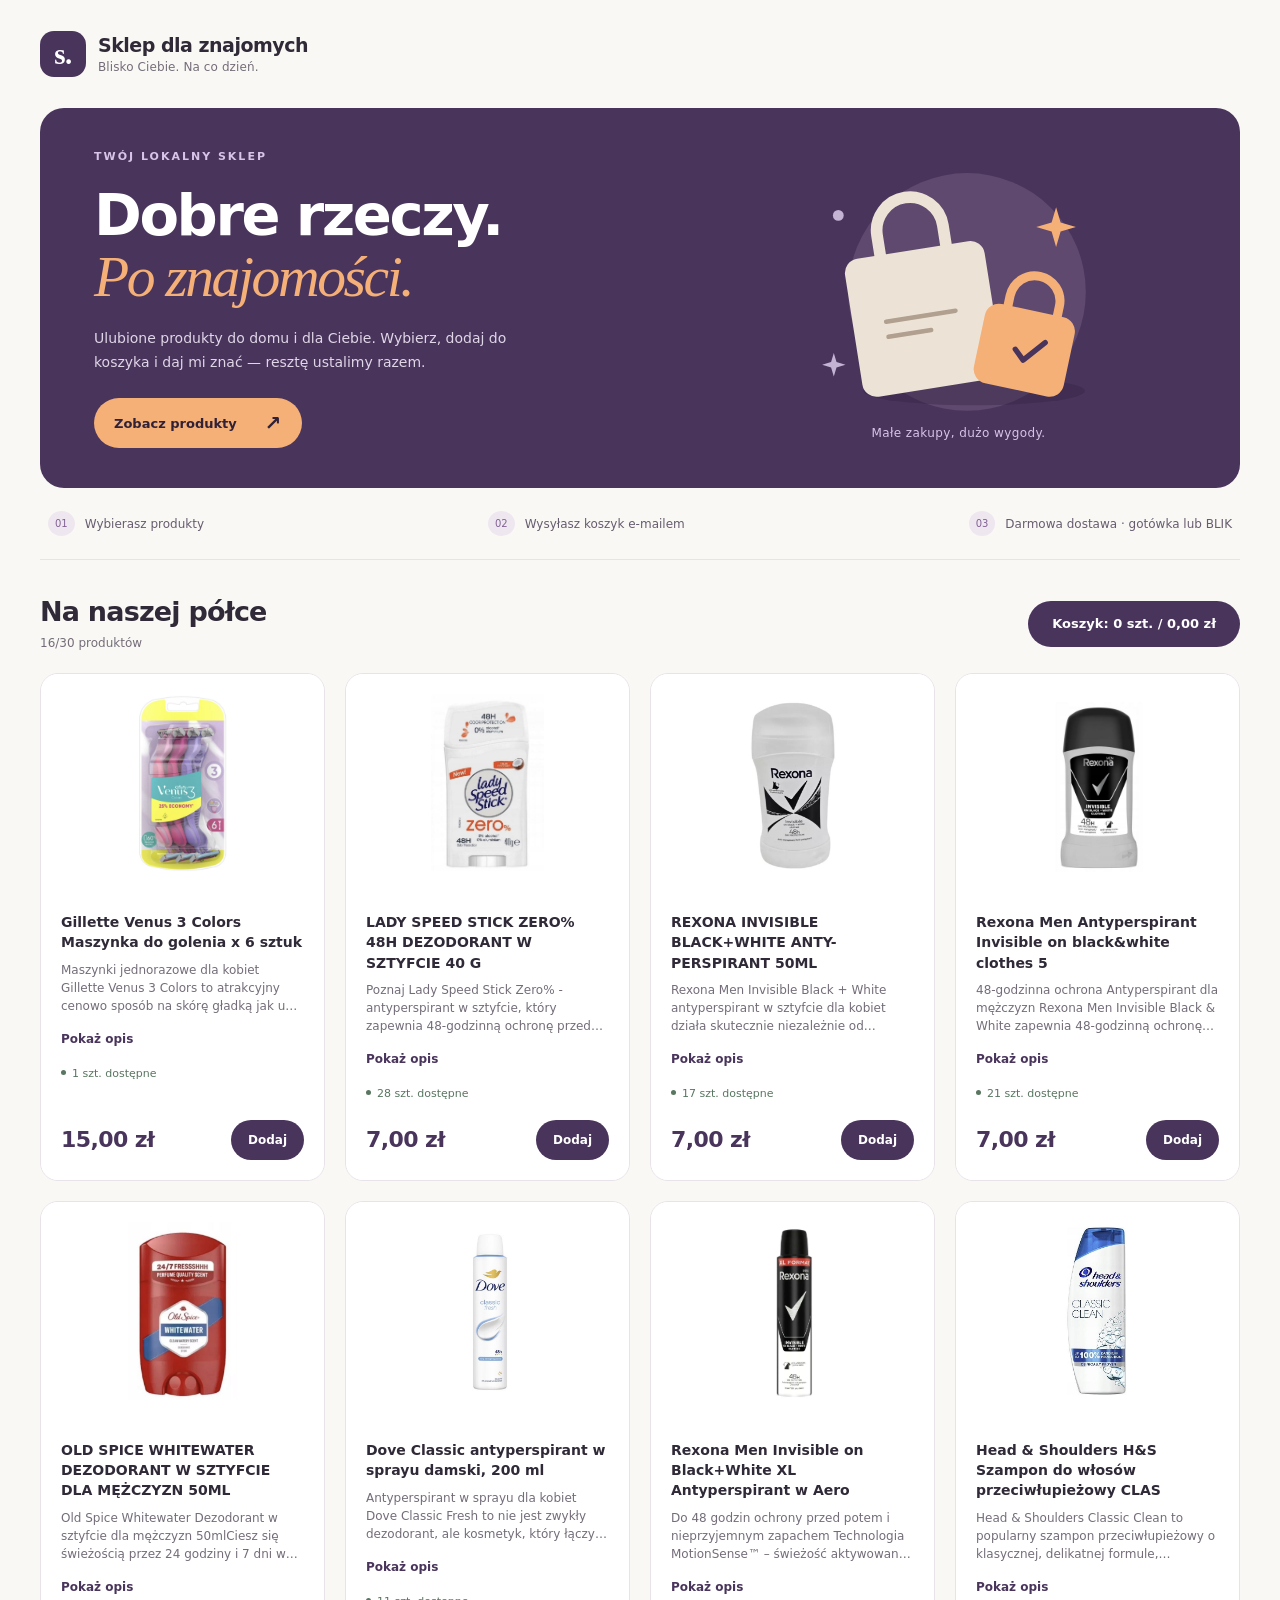
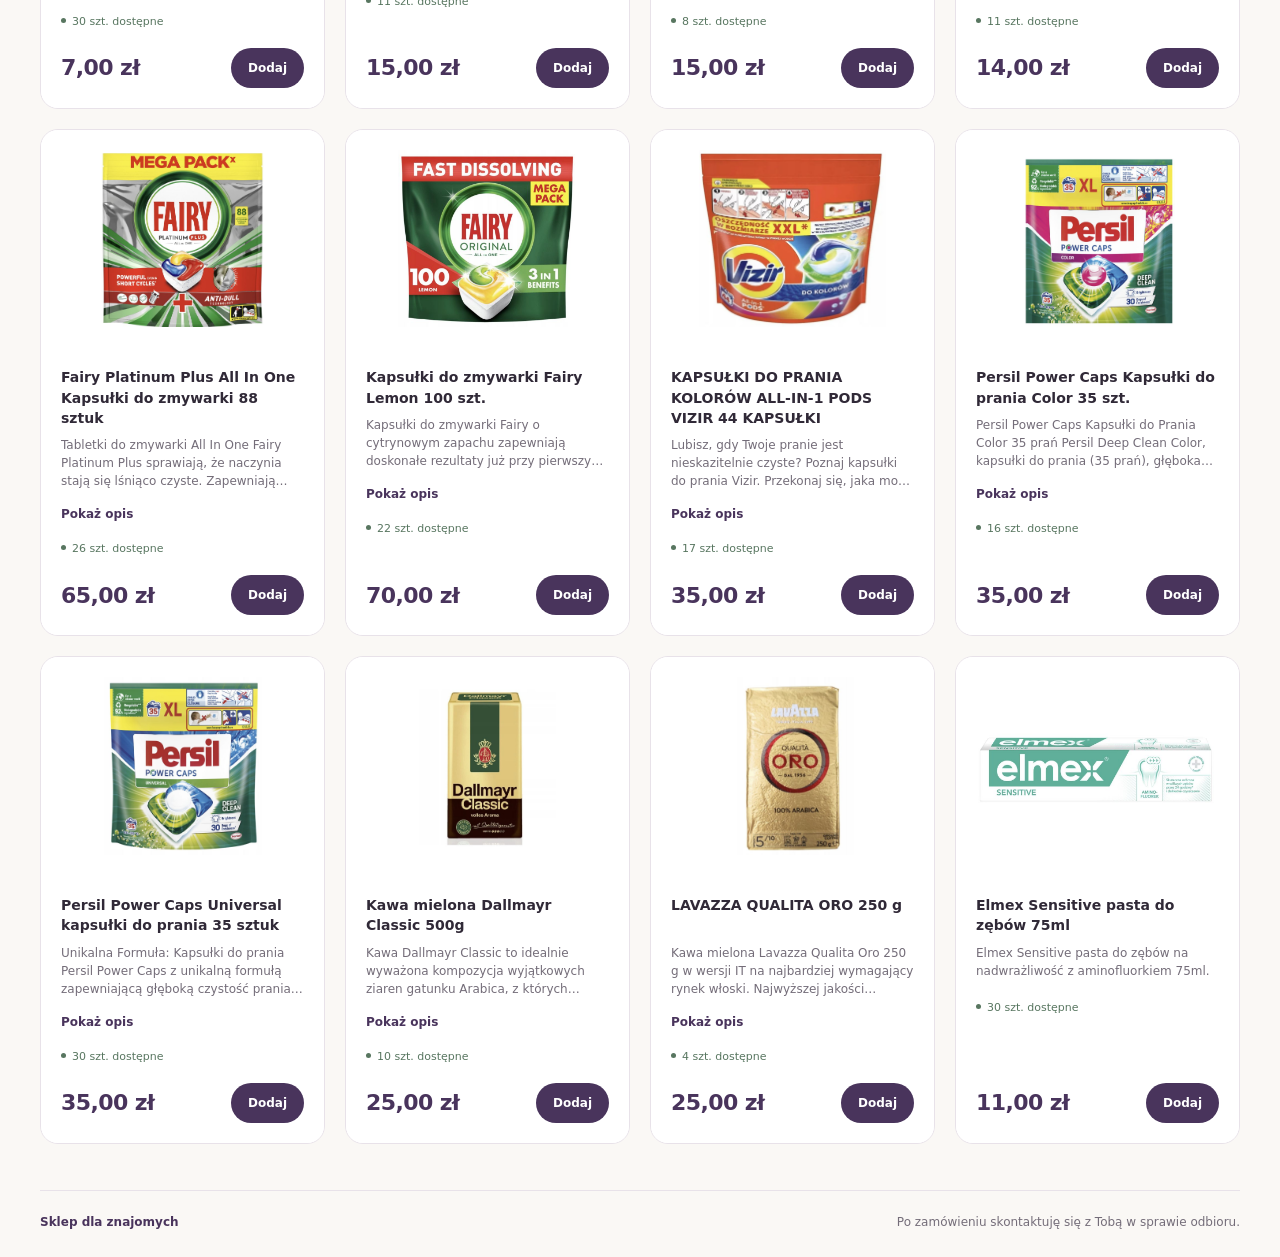
<file: index.html>
<!doctype html>
<html lang="pl">
  <head>
    <meta charset="utf-8">
    <meta name="viewport" content="width=device-width, initial-scale=1, viewport-fit=cover">
    <meta name="theme-color" content="#49345c">
    <meta name="apple-mobile-web-app-capable" content="yes">
    <meta name="apple-mobile-web-app-title" content="Katalog">
    <meta name="apple-mobile-web-app-status-bar-style" content="default">
    <title>Sklep dla znajomych</title>
    <link rel="manifest" href="manifest.webmanifest">
    <link rel="apple-touch-icon" href="icon.svg">
    <link rel="stylesheet" href="styles.css">
    <link rel="stylesheet" href="theme.css">
    <script src="shop-config.js"></script>
  </head>
  <body class="storefront">
    <main class="app-shell">
      <header class="topbar">
        <div>
          <a class="shop-brand" href="./index.html"><span class="brand-icon" aria-hidden="true">s.</span><span>Sklep dla znajomych<small>Blisko Ciebie. Na co dzień.</small></span></a>
        </div>
        <button class="install-button" id="installButton" type="button" hidden title="Zainstaluj aplikację na telefonie">
          <span aria-hidden="true">+</span>
          <span>Zainstaluj apkę na telefonie</span>
        </button>
      </header>

      <section class="friend-note" aria-label="Informacje o sklepie">
        <div class="hero-copy">
          <p class="eyebrow">TWÓJ LOKALNY SKLEP</p>
          <h1>Dobre rzeczy.<br><em>Po znajomości.</em></h1>
          <p>Ulubione produkty do domu i dla Ciebie. Wybierz, dodaj do koszyka i daj mi znać — resztę ustalimy razem.</p>
          <a class="hero-link" href="#catalog">Zobacz produkty <span aria-hidden="true">↗</span></a>
        </div>
        <div class="hero-art" aria-hidden="true">
          <svg viewBox="0 0 400 300" fill="none"><circle cx="210" cy="151" r="132" fill="#60496f"/><ellipse cx="218" cy="261" rx="123" ry="16" fill="#342441" opacity=".4"/><g transform="rotate(-9 170 160)"><rect x="80" y="102" width="157" height="155" rx="16" fill="#ece3d6"/><path d="M122 113V80a37 37 0 0 1 74 0v33" stroke="#ece3d6" stroke-width="13"/><path d="M117 176h78M117 193h48" stroke="#b1a090" stroke-width="5" stroke-linecap="round"/></g><g transform="rotate(12 280 210)"><rect x="224" y="172" width="102" height="90" rx="16" fill="#f5b077"/><path d="M247 183v-22a28 28 0 0 1 56 0v22" stroke="#f5b077" stroke-width="10"/><path d="m265 218 11 10 20-24" stroke="#49345c" stroke-width="6" stroke-linecap="round" stroke-linejoin="round"/></g><path d="m309 57 5 17 17 5-17 5-5 17-5-17-17-5 17-5Z" fill="#f5b077"/><circle cx="67" cy="66" r="6" fill="#c5b3d4"/><path d="m62 219 3 10 10 3-10 3-3 10-3-10-10-3 10-3Z" fill="#c5b3d4"/></svg>
          <span class="art-label">Małe zakupy, dużo wygody.</span>
        </div>
      </section>
      <div class="benefits" aria-label="Jak kupować">
        <p><span aria-hidden="true">01</span> Wybierasz produkty</p>
        <p><span aria-hidden="true">02</span> Wysyłasz koszyk e-mailem</p>
        <p><span aria-hidden="true">03</span> Darmowa dostawa · gotówka lub BLIK</p>
      </div>

      <section class="status-row" id="catalog" aria-live="polite">
        <div class="catalog-heading"><h2>Na naszej półce</h2>
        <span id="productCounter">0/30 produktów</span></div>
        <button class="cart-toggle" id="cartToggle" type="button" aria-controls="cartPanel" aria-expanded="false">Koszyk: 0 szt. / 0,00 zł</button>
      </section>

      <section class="cart-panel" id="cartPanel" aria-label="Koszyk zakupowy" hidden>
        <header class="cart-header">
          <div>
            <h2 class="cart-title">
              <span class="cart-title-icon" aria-hidden="true">🛒</span>
              <span>Twój koszyk</span>
            </h2>
            <p id="cartSummary">0 produktów, 0 szt.</p>
          </div>
          <div class="cart-actions">
            <button class="primary-button" id="sendOrderButton" type="button">Wyślij zamówienie</button>
            <button class="text-button danger" id="clearCartButton" type="button">Wyczyść</button>
          </div>
        </header>
        <section class="order-contact">
          <div class="order-contact-grid">
            <label>
              <span>Imię i nazwisko</span>
              <input id="customerName" type="text" placeholder="Np. Jan Kowalski">
            </label>
            <label>
              <span>Kontakt</span>
              <input id="customerContact" type="text" placeholder="Telefon albo e-mail">
            </label>
          </div>
          <label>
            <span>Uwagi do zamówienia</span>
            <textarea id="customerNote" rows="3" placeholder="Np. odbiór po 18:00"></textarea>
          </label>
          <p class="order-status" id="orderStatus">Ładowanie trybu zamówień...</p>
        </section>
        <div class="cart-items" id="cartItems"></div>
        <footer class="cart-total">
          <span>Razem</span>
          <strong id="cartTotal">0,00 zł</strong>
        </footer>
      </section>

      <section class="product-grid" id="productGrid" aria-label="Lista produktów"></section>

      <section class="empty-state" id="emptyState" hidden>
        <h2>Brak produktów</h2>
        <p>Katalog jest pusty albo chwilowo nie udało się pobrać listy produktów.</p>
      </section>
      <footer class="shop-footer"><strong>Sklep dla znajomych</strong><span>Po zamówieniu skontaktuję się z Tobą w sprawie odbioru.</span></footer>
    </main>

    <dialog class="image-dialog" id="imageDialog">
      <button class="icon-button image-close" id="closeImageButton" type="button" title="Zamknij">
        <span aria-hidden="true">x</span>
      </button>
      <img id="largeImage" alt="">
      <p id="largeImageCaption"></p>
    </dialog>

    <script src="app.js?v=20260914-order-source"></script>
  </body>
</html>
</file>
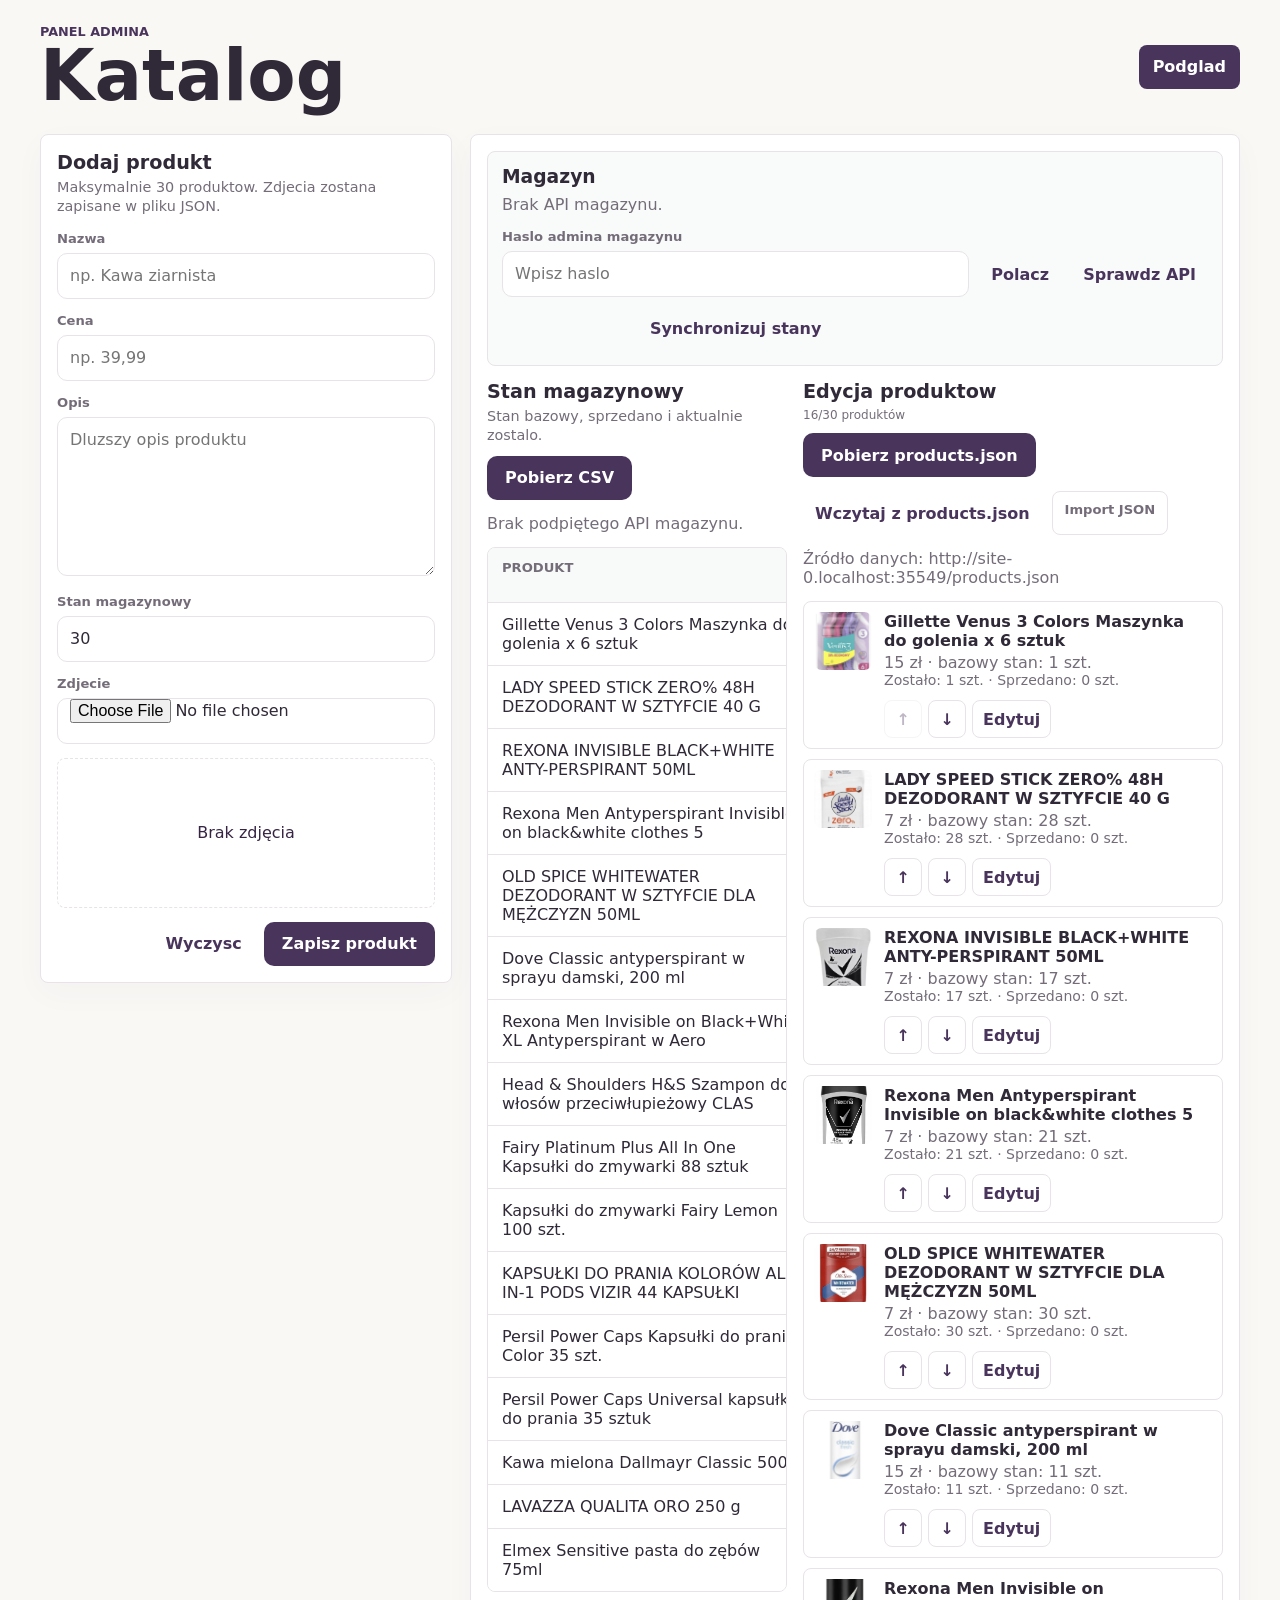
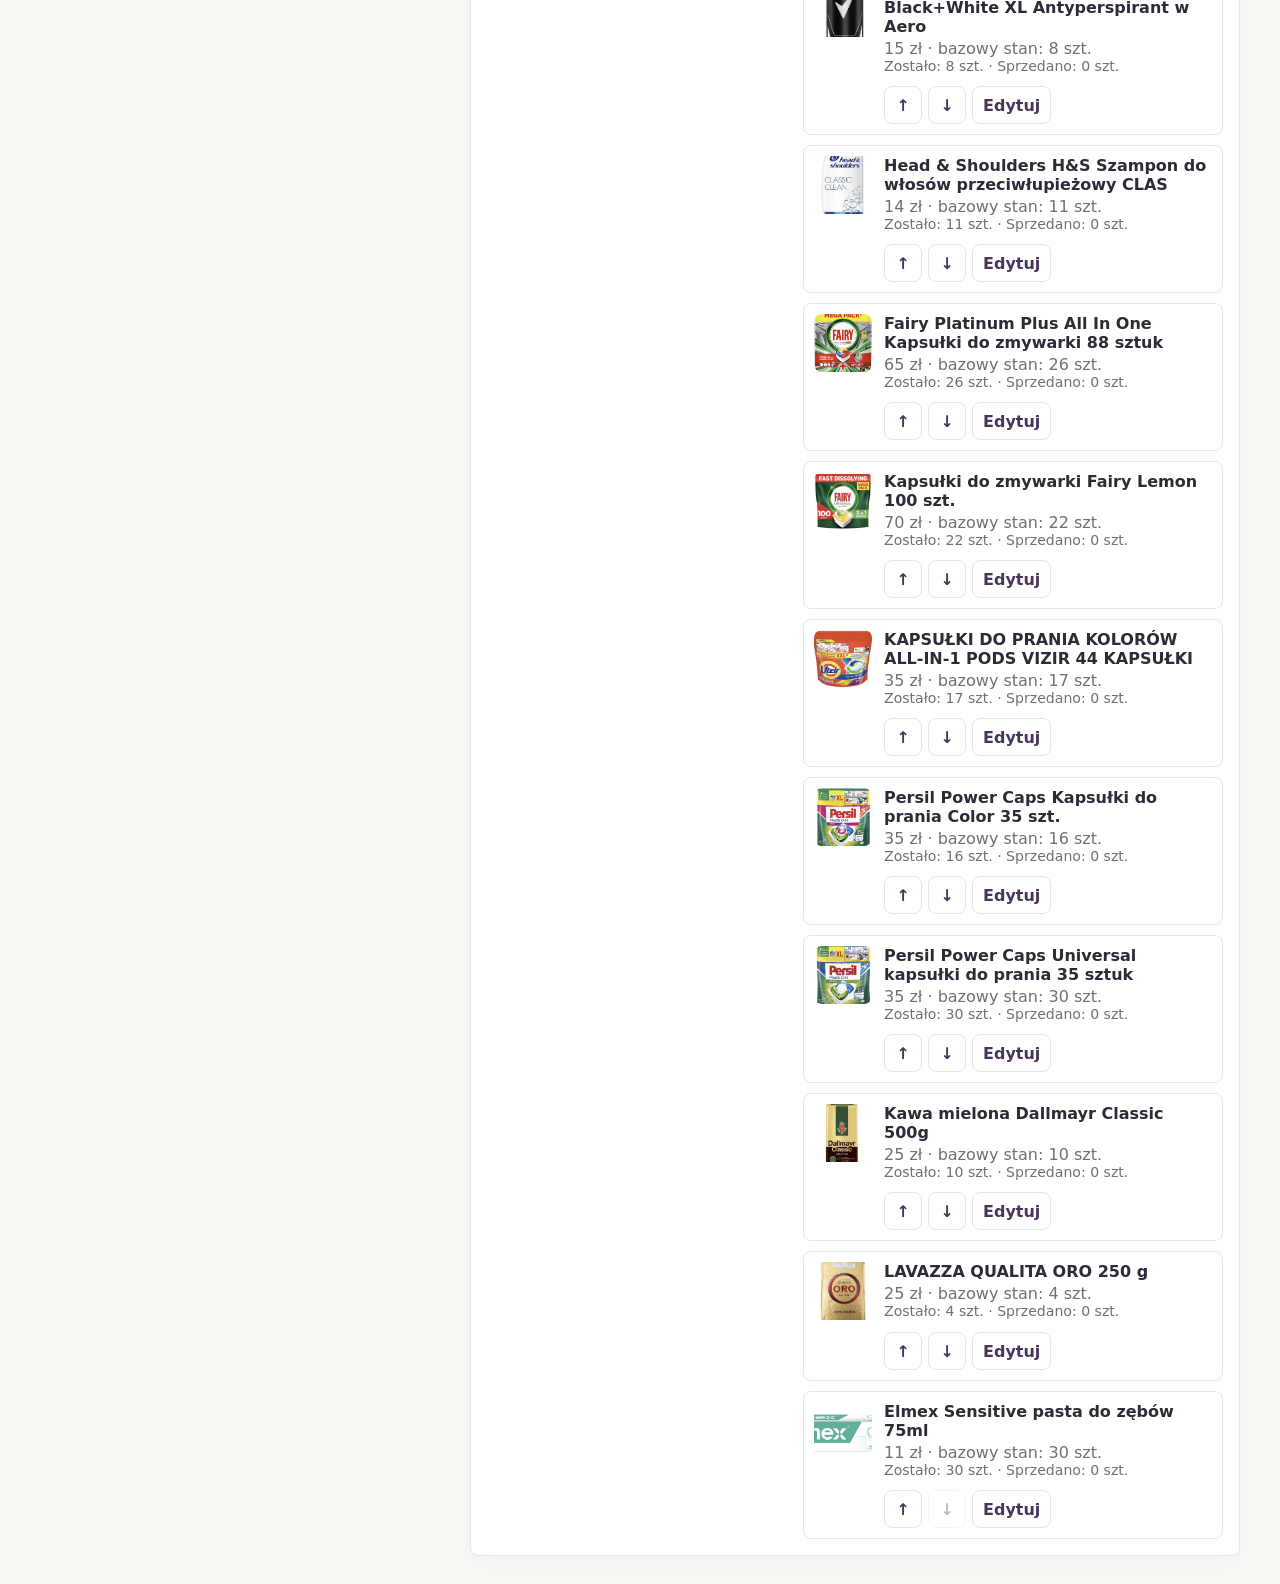
<file: mat2rix3/index.html>
<!doctype html>
<html lang="pl">
  <head>
    <meta charset="utf-8">
    <meta name="viewport" content="width=device-width, initial-scale=1, viewport-fit=cover">
    <meta name="theme-color" content="#145c63">
    <meta name="robots" content="noindex,nofollow,noarchive,nosnippet">
    <title>Panel admina - katalog produktow</title>
    <link rel="stylesheet" href="../styles.css">
    <link rel="stylesheet" href="../theme.css">
    <script src="../shop-config.js"></script>
  </head>
  <body>
    <main class="app-shell admin-shell">
      <header class="topbar">
        <div>
          <p class="eyebrow">Panel admina</p>
          <h1>Katalog</h1>
        </div>
        <a class="admin-link" href="../index.html">Podglad</a>
      </header>

      <section class="admin-layout">
        <form class="admin-form" id="adminForm">
          <header class="admin-section-header">
            <div>
              <h2 id="formTitle">Dodaj produkt</h2>
              <p>Maksymalnie 30 produktow. Zdjecia zostana zapisane w pliku JSON.</p>
            </div>
          </header>

          <input id="productId" type="hidden">

          <label>
            <span>Nazwa</span>
            <input id="nameInput" maxlength="60" required placeholder="np. Kawa ziarnista">
          </label>

          <label>
            <span>Cena</span>
            <input id="priceInput" inputmode="decimal" required placeholder="np. 39,99">
          </label>

          <label>
            <span>Opis</span>
            <textarea id="descriptionInput" maxlength="1200" rows="7" placeholder="Dluzszy opis produktu"></textarea>
          </label>

          <label>
            <span>Stan magazynowy</span>
            <input id="stockInput" type="number" min="1" max="30" value="30" required>
          </label>

          <label>
            <span>Zdjecie</span>
            <input id="imageInput" type="file" accept="image/*">
          </label>

          <div class="preview" id="imagePreview" aria-label="Podglad zdjecia"></div>

          <div class="admin-actions">
            <button class="text-button danger" id="deleteButton" type="button" hidden>Usun</button>
            <button class="text-button" id="clearButton" type="button">Wyczysc</button>
            <button class="primary-button" type="submit">Zapisz produkt</button>
          </div>
        </form>

        <section class="admin-products">
          <section class="admin-api-box">
            <div>
              <h3>Magazyn</h3>
              <p id="adminApiStatus">Podlacz API, aby synchronizowac stany magazynowe.</p>
            </div>
            <div class="admin-api-actions">
              <label class="admin-password-field">
                <span>Haslo admina magazynu</span>
                <input id="adminPassword" type="password" placeholder="Wpisz haslo">
              </label>
              <button class="text-button" id="savePasswordButton" type="button">Polacz</button>
              <button class="text-button" id="adminApiTestButton" type="button">Sprawdz API</button>
              <button class="text-button" id="syncInventoryButton" type="button">Synchronizuj stany</button>
            </div>
          </section>

          <div class="admin-columns">
            <section class="inventory-column">
              <header class="admin-section-header">
                <div>
                  <h2>Stan magazynowy</h2>
                  <p>Stan bazowy, sprzedano i aktualnie zostalo.</p>
                </div>
                <button class="primary-button" id="downloadInventoryButton" type="button">Pobierz CSV</button>
              </header>
              <section class="summary-grid" id="inventorySummary"></section>
              <section class="inventory-section">
                <div class="inventory-table-wrap" id="inventoryTableWrap"></div>
              </section>
            </section>

            <section class="catalog-column">
              <header class="admin-section-header">
                <div>
                  <h2>Edycja produktow</h2>
                  <p id="productCounter">0/30 produktow</p>
                </div>
                <button class="primary-button" id="downloadButton" type="button">Pobierz products.json</button>
              </header>

              <div class="admin-toolbar">
                <button class="text-button" id="reloadButton" type="button">Wczytaj z products.json</button>
                <label class="file-import">
                  <span>Import JSON</span>
                  <input id="importInput" type="file" accept="application/json,.json">
                </label>
              </div>

              <p class="admin-empty" id="loadStatus">Ładowanie produktów...</p>
              <div class="admin-list" id="adminList"></div>
            </section>
          </div>
        </section>
      </section>
    </main>

    <script src="../admin.js?v=20260511-no-orders"></script>
  </body>
</html>
</file>
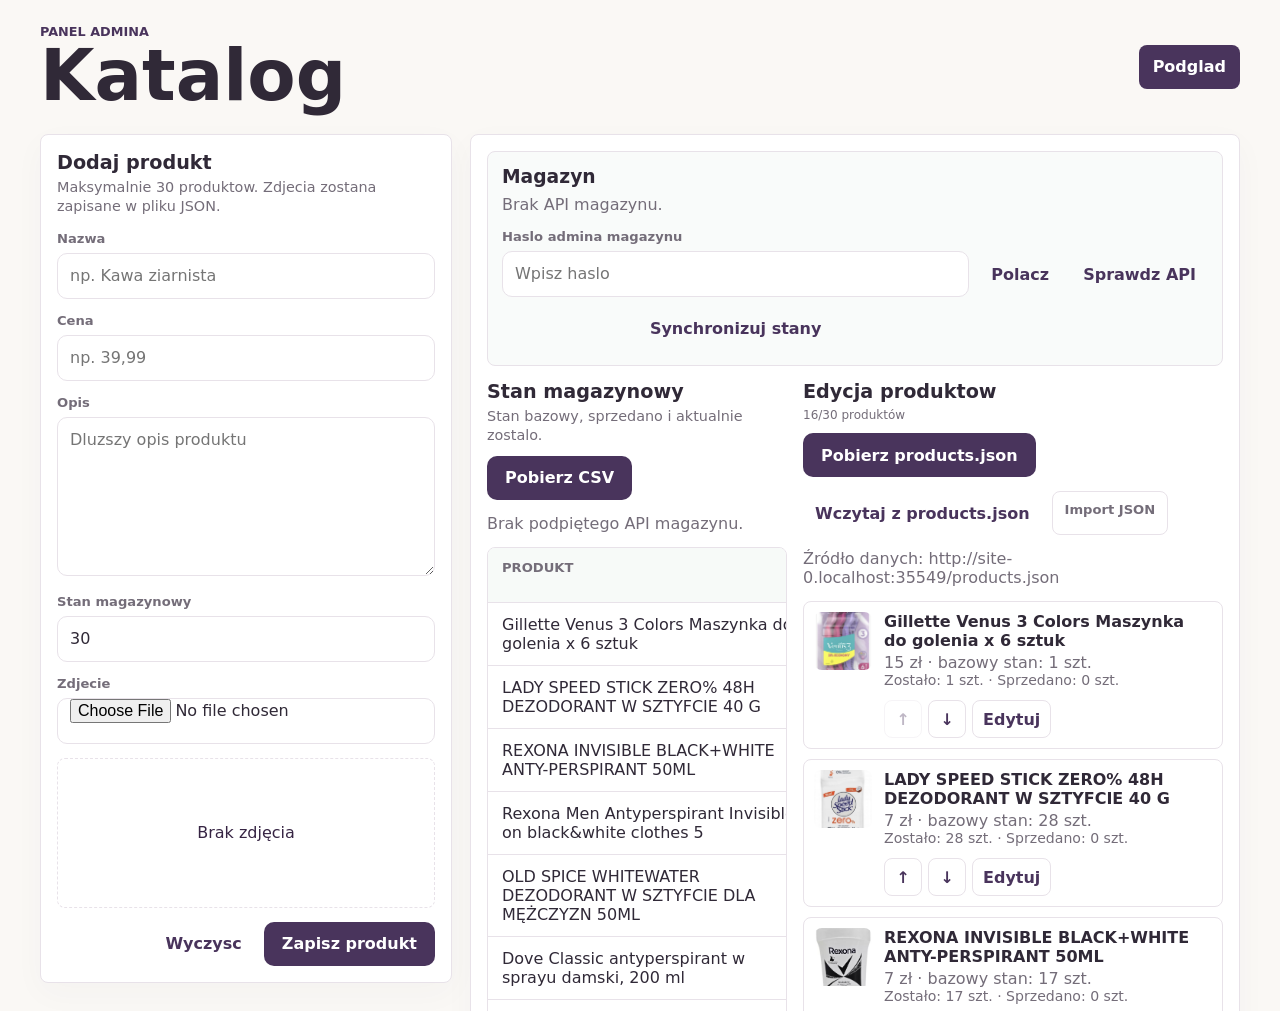
<file: admin.html>
<!doctype html>
<html lang="pl">
  <head>
    <meta charset="utf-8">
    <meta name="robots" content="noindex,nofollow,noarchive,nosnippet">
    <meta http-equiv="refresh" content="0; url=./mat2rix3/index.html">
    <meta name="viewport" content="width=device-width, initial-scale=1">
    <title>Panel admina</title>
  </head>
  <body>
    <p>Przekierowanie do panelu admina...</p>
  </body>
  </html>
</file>
<file: styles.css>
:root {
  color-scheme: light;
  --bg: #f7f4ef;
  --panel: #ffffff;
  --ink: #172123;
  --muted: #667274;
  --line: #d9dedb;
  --brand: #145c63;
  --brand-strong: #0f454a;
  --accent: #d86f45;
  --danger: #a92727;
  --shadow: 0 14px 38px rgba(22, 35, 37, 0.12);
}

* {
  box-sizing: border-box;
}

body {
  margin: 0;
  min-height: 100vh;
  background: var(--bg);
  color: var(--ink);
  font-family: Inter, ui-sans-serif, system-ui, -apple-system, BlinkMacSystemFont, "Segoe UI", sans-serif;
}

button,
input,
textarea {
  font: inherit;
}

button {
  cursor: pointer;
}

.app-shell {
  width: min(2500px, 100%);
  margin: 0 auto;
  padding: 22px clamp(16px, 4vw, 36px) 36px;
}

.topbar,
.controls,
.status-row,
.product-form header,
.product-form footer,
.footer-actions {
  display: flex;
  align-items: center;
}

.topbar {
  justify-content: space-between;
  gap: 16px;
  padding: max(16px, env(safe-area-inset-top)) 0 22px;
}

.eyebrow {
  margin: 0 0 4px;
  color: var(--brand);
  font-size: 0.8rem;
  font-weight: 800;
  letter-spacing: 0;
  text-transform: uppercase;
}

h1,
h2,
p {
  margin-top: 0;
}

h1 {
  margin-bottom: 0;
  font-size: clamp(2rem, 7vw, 4.4rem);
  line-height: 0.95;
}

.controls {
  justify-content: flex-end;
  gap: 12px;
  flex-wrap: wrap;
  padding: 14px;
  background: var(--panel);
  border: 1px solid var(--line);
  border-radius: 8px;
  box-shadow: var(--shadow);
}

.friend-note {
  margin: 16px 0 18px;
  padding: 16px;
  border: 1px solid var(--line);
  border-radius: 8px;
  background: var(--panel);
  box-shadow: var(--shadow);
}

.friend-note h2 {
  margin-bottom: 8px;
  font-size: clamp(1.1rem, 3vw, 1.55rem);
  line-height: 1.2;
}

.friend-note p {
  margin-bottom: 8px;
  color: var(--muted);
  line-height: 1.45;
}

.friend-note p:last-child {
  margin-bottom: 0;
  color: var(--brand-strong);
  font-weight: 900;
}

.search-box {
  flex: 1 1 220px;
  min-width: 0;
}

label span {
  display: block;
  margin-bottom: 7px;
  color: var(--muted);
  font-size: 0.82rem;
  font-weight: 700;
}

input,
textarea {
  width: 100%;
  border: 1px solid var(--line);
  border-radius: 8px;
  background: #fff;
  color: var(--ink);
  outline: none;
}

input {
  min-height: 46px;
  padding: 0 12px;
}

textarea {
  resize: vertical;
  padding: 12px;
}

input:focus,
textarea:focus {
  border-color: var(--brand);
  box-shadow: 0 0 0 3px rgba(20, 92, 99, 0.15);
}

.primary-button,
.text-button,
.icon-button {
  border: 0;
  border-radius: 8px;
  min-height: 44px;
  font-weight: 800;
}

.primary-button {
  padding: 0 18px;
  background: var(--brand);
  color: #fff;
}

.primary-button:hover {
  background: var(--brand-strong);
}

.text-button {
  padding: 0 12px;
  background: transparent;
  color: var(--brand);
}

.text-button.danger {
  color: var(--danger);
}

.icon-button {
  width: 44px;
  flex: 0 0 44px;
  background: var(--brand);
  color: #fff;
  font-size: 1.3rem;
}

.install-button {
  display: inline-flex;
  align-items: center;
  gap: 8px;
  min-height: 44px;
  padding: 0 12px;
  border: 0;
  border-radius: 8px;
  background: var(--brand);
  color: #fff;
  font-weight: 900;
}

.install-button span:first-child {
  font-size: 1.25rem;
  line-height: 1;
}

.icon-button.subtle {
  background: #edf2ef;
  color: var(--ink);
}

.status-row {
  justify-content: space-between;
  gap: 12px;
  margin: 18px 0;
  color: var(--muted);
  font-size: 0.94rem;
  font-weight: 700;
}

.cart-toggle {
  min-height: 40px;
  padding: 0 12px;
  border: 1px solid var(--line);
  border-radius: 8px;
  background: var(--panel);
  color: var(--brand);
  font-weight: 900;
}

.cart-panel {
  display: grid;
  gap: 12px;
  margin: 0 0 18px;
  padding: 14px;
  border: 1px solid var(--line);
  border-radius: 8px;
  background: var(--panel);
  box-shadow: var(--shadow);
}

.cart-panel[hidden] {
  display: none;
}

.cart-header,
.cart-total,
.cart-item,
.quantity-controls {
  display: flex;
  align-items: center;
}

.cart-header,
.cart-total {
  justify-content: space-between;
  gap: 12px;
}

.cart-actions {
  display: flex;
  align-items: center;
  gap: 8px;
  flex-wrap: wrap;
}

.cart-header h2,
.cart-item h3 {
  margin: 0;
}

.cart-title {
  display: inline-flex;
  align-items: center;
  gap: 8px;
}

.cart-title-icon {
  display: inline-flex;
  align-items: center;
  justify-content: center;
  font-size: 1.1em;
  line-height: 1;
}

.cart-header p,
.cart-item p,
.cart-empty {
  margin: 4px 0 0;
  color: var(--muted);
}

.cart-items {
  display: grid;
  gap: 10px;
}

.order-contact {
  display: grid;
  gap: 12px;
  padding: 12px;
  border: 1px solid var(--line);
  border-radius: 8px;
  background: #f9fbfa;
}

.order-contact-grid {
  display: grid;
  grid-template-columns: repeat(2, minmax(0, 1fr));
  gap: 12px;
}

.order-status {
  margin: 0;
  color: var(--brand-strong);
  font-size: 0.9rem;
  font-weight: 700;
}

.cart-item {
  justify-content: space-between;
  gap: 12px;
  padding: 10px;
  border: 1px solid var(--line);
  border-radius: 8px;
  background: #fff;
}

.cart-item > div:first-child {
  min-width: 0;
  flex: 1;
}

.cart-item strong,
.cart-total strong {
  color: var(--accent);
  font-weight: 900;
}

.quantity-controls {
  gap: 8px;
}

.quantity-controls button {
  width: 34px;
  min-height: 34px;
  border: 1px solid var(--line);
  border-radius: 8px;
  background: #fff;
  color: var(--brand);
  font-weight: 900;
}

.quantity-controls button:disabled {
  cursor: not-allowed;
  opacity: 0.4;
}

.quantity-controls span {
  min-width: 24px;
  text-align: center;
  font-weight: 900;
}

.remove-cart-button {
  min-height: 34px;
  padding: 0 10px;
  border: 1px solid rgba(169, 39, 39, 0.28);
  border-radius: 8px;
  background: #fff;
  color: var(--danger);
  font-weight: 900;
}

.product-grid {
  display: grid;
  grid-template-columns: repeat(auto-fill, minmax(190px, 1fr));
  gap: 14px;
}

.product-card {
  display: flex;
  flex-direction: column;
  overflow: hidden;
  border: 1px solid var(--line);
  border-radius: 8px;
  background: var(--panel);
  box-shadow: 0 8px 22px rgba(22, 35, 37, 0.08);
}

.product-photo,
.preview {
  display: grid;
  place-items: center;
  background: #fff;
  color: var(--brand-strong);
}

.product-photo-button {
  display: block;
  width: 100%;
  padding: 0;
  border: 0;
  background: #fff;
  cursor: zoom-in;
}

.product-photo-button:focus-visible {
  outline: 3px solid rgba(20, 92, 99, 0.28);
  outline-offset: -3px;
}

.product-photo {
  width: 100%;
  aspect-ratio: 4 / 3;
  object-fit: contain;
  background: #fff;
}

.photo-fallback {
  font-size: 2.4rem;
  font-weight: 900;
}

.product-body {
  display: flex;
  flex: 1;
  flex-direction: column;
  background: #dfe9e2;
  padding: 13px;
}

.product-name {
  margin: 0 0 8px;
  font-size: 1rem;
  line-height: 1.2;
}

.product-description {
  display: -webkit-box;
  min-height: 58px;
  margin-bottom: 8px;
  color: var(--muted);
  font-size: 0.9rem;
  line-height: 1.35;
  overflow: hidden;
  -webkit-box-orient: vertical;
  -webkit-line-clamp: 3;
}

.product-card.description-open .product-description {
  display: block;
  overflow: visible;
}

.description-toggle {
  align-self: flex-start;
  min-height: 32px;
  margin: 0 0 12px;
  padding: 0;
  border: 0;
  background: transparent;
  color: var(--brand);
  font-size: 0.88rem;
  font-weight: 800;
}

.stock-note {
  margin: 0 0 10px;
  color: var(--muted);
  font-size: 0.84rem;
  font-weight: 800;
}

.stock-row {
  display: flex;
  align-items: center;
  justify-content: space-between;
  gap: 8px;
  flex-wrap: wrap;
}

.stock-pill {
  display: inline-flex;
  align-items: center;
  min-height: 28px;
  padding: 0 10px;
  border-radius: 999px;
  background: rgba(20, 92, 99, 0.08);
  color: var(--brand-strong);
  font-size: 0.78rem;
  font-weight: 800;
}

.product-bottom {
  display: flex;
  align-items: center;
  justify-content: space-between;
  gap: 10px;
  margin-top: auto;
  padding-top: 4px;
}

.price {
  color: var(--accent);
  font-size: 1.15rem;
  font-weight: 900;
}

.add-cart-button {
  border: 0;
  border-radius: 8px;
  min-height: 38px;
  padding: 0 12px;
  background: var(--brand);
  color: #fff;
  font-weight: 900;
}

.add-cart-button:disabled {
  cursor: not-allowed;
  opacity: 0.55;
}

.edit-button {
  border: 1px solid var(--line);
  border-radius: 8px;
  min-height: 38px;
  padding: 0 10px;
  background: #fff;
  color: var(--brand);
  font-weight: 800;
}

.admin-link {
  display: inline-flex;
  align-items: center;
  min-height: 44px;
  padding: 0 14px;
  border-radius: 8px;
  background: var(--brand);
  color: #fff;
  font-weight: 800;
  text-decoration: none;
}

.admin-layout {
  display: grid;
  grid-template-columns: minmax(280px, 420px) 1fr;
  gap: 18px;
  align-items: start;
}

.admin-form,
.admin-products {
  display: grid;
  gap: 14px;
  padding: 16px;
  border: 1px solid var(--line);
  border-radius: 8px;
  background: var(--panel);
  box-shadow: var(--shadow);
}

.admin-columns {
  display: grid;
  grid-template-columns: minmax(300px, 0.92fr) minmax(420px, 1.08fr);
  gap: 16px;
  align-items: start;
}

.inventory-column,
.catalog-column {
  display: grid;
  gap: 14px;
  align-content: start;
  min-width: 0;
}

.inventory-column .admin-section-header,
.catalog-column .admin-section-header {
  display: grid;
  grid-template-columns: 1fr;
  justify-content: start;
  gap: 10px;
}

.inventory-column .admin-section-header .primary-button,
.catalog-column .admin-section-header .primary-button {
  justify-self: start;
}

.catalog-column .admin-toolbar {
  justify-content: flex-start;
}

.admin-api-box {
  display: grid;
  gap: 12px;
  padding: 14px;
  border: 1px solid var(--line);
  border-radius: 8px;
  background: #f9fbfa;
}

.admin-api-box h3 {
  margin: 0 0 6px;
}

.admin-api-box p {
  margin: 0;
  color: var(--muted);
  line-height: 1.5;
}

.admin-api-actions {
  display: grid;
  grid-template-columns: minmax(220px, 1fr) auto auto;
  gap: 10px;
  align-items: end;
}

.admin-password-field span {
  display: block;
  margin-bottom: 7px;
  color: var(--muted);
  font-size: 0.82rem;
  font-weight: 700;
}

.summary-grid {
  display: grid;
  grid-template-columns: repeat(auto-fit, minmax(200px, 1fr));
  gap: 10px;
}

.summary-card {
  display: grid;
  gap: 6px;
  padding: 12px;
  border: 1px solid var(--line);
  border-radius: 8px;
  background: #fff;
}

.summary-card strong {
  font-size: 0.95rem;
}

.summary-card span,
.admin-stock-line {
  color: var(--muted);
  font-size: 0.88rem;
}

.inventory-section {
  display: grid;
  gap: 12px;
}

.inventory-table-wrap {
  overflow-x: auto;
  border: 1px solid var(--line);
  border-radius: 8px;
  background: #fff;
}

.inventory-table {
  width: 100%;
  border-collapse: collapse;
  min-width: 720px;
}

.inventory-table th,
.inventory-table td {
  padding: 12px 14px;
  border-bottom: 1px solid var(--line);
  text-align: left;
  vertical-align: top;
}

.inventory-table th {
  color: var(--muted);
  font-size: 0.82rem;
  font-weight: 800;
  text-transform: uppercase;
  background: #f7faf8;
}

.inventory-table tbody tr:last-child td {
  border-bottom: 0;
}

.orders-section {
  display: grid;
  gap: 12px;
  margin-top: 10px;
}

.order-list {
  display: grid;
  gap: 12px;
}

.order-card {
  display: grid;
  gap: 12px;
  padding: 14px;
  border: 1px solid var(--line);
  border-radius: 8px;
  background: #fff;
}

.order-card-head,
.order-card-foot,
.order-actions {
  display: flex;
  align-items: center;
  justify-content: space-between;
  gap: 12px;
  flex-wrap: wrap;
}

.order-card-head h3,
.order-card-head p,
.order-note {
  margin: 0;
}

.order-card-head p,
.order-card-foot span,
.order-note {
  color: var(--muted);
}

.order-status-pending,
.order-status-confirmed,
.order-status-cancelled {
  display: inline-flex;
  align-items: center;
  min-height: 30px;
  padding: 0 10px;
  border-radius: 999px;
  font-size: 0.78rem;
  font-weight: 900;
  text-transform: uppercase;
}

.order-status-pending {
  background: rgba(216, 111, 69, 0.12);
  color: #8b431d;
}

.order-status-confirmed {
  background: rgba(20, 92, 99, 0.12);
  color: var(--brand-strong);
}

.order-status-cancelled {
  background: rgba(169, 39, 39, 0.1);
  color: var(--danger);
}

.order-items-list {
  display: grid;
  gap: 8px;
  padding-left: 18px;
  margin: 0;
}

.order-items-list li {
  display: grid;
  gap: 2px;
}

.admin-section-header {
  display: flex;
  align-items: flex-start;
  justify-content: space-between;
  gap: 12px;
}

.admin-section-header h2 {
  margin-bottom: 4px;
  font-size: 1.2rem;
}

.admin-section-header p {
  margin-bottom: 0;
  color: var(--muted);
  font-size: 0.9rem;
  line-height: 1.35;
}

.admin-actions,
.admin-toolbar {
  display: flex;
  align-items: center;
  justify-content: flex-end;
  gap: 10px;
  flex-wrap: wrap;
}

.file-import {
  min-height: 44px;
  padding: 10px 12px;
  border: 1px solid var(--line);
  border-radius: 8px;
  background: #fff;
}

.file-import span {
  margin: 0;
}

.file-import input {
  width: 1px;
  height: 1px;
  min-height: 0;
  padding: 0;
  opacity: 0;
  position: absolute;
}

.admin-list {
  display: grid;
  gap: 10px;
}

.admin-item {
  display: grid;
  grid-template-columns: 58px minmax(0, 1fr);
  align-items: start;
  gap: 12px;
  padding: 10px;
  border: 1px solid var(--line);
  border-radius: 8px;
  background: #fff;
}

.admin-item img,
.admin-thumb {
  width: 58px;
  aspect-ratio: 1;
  border-radius: 8px;
}

.admin-item img {
  object-fit: cover;
}

.admin-thumb {
  display: grid;
  place-items: center;
  background: #dfe9e2;
  color: var(--brand-strong);
  font-weight: 900;
}

.admin-item h3 {
  margin: 0 0 3px;
  font-size: 1rem;
}

.admin-item p,
.admin-empty {
  margin: 0;
  color: var(--muted);
}

.error-text {
  color: #a63e22;
}

.admin-row-actions {
  display: flex;
  align-items: center;
  gap: 6px;
  grid-column: 2;
  flex-wrap: wrap;
  justify-content: flex-start;
}

.sort-button {
  width: 38px;
  min-height: 38px;
  border: 1px solid var(--line);
  border-radius: 8px;
  background: #fff;
  color: var(--brand);
  font-weight: 900;
}

.sort-button:disabled {
  cursor: not-allowed;
  opacity: 0.35;
}

.empty-state {
  padding: 34px 18px;
  text-align: center;
  color: var(--muted);
}

.empty-state h2 {
  color: var(--ink);
}

.product-dialog {
  width: min(560px, calc(100% - 24px));
  border: 0;
  border-radius: 8px;
  padding: 0;
  box-shadow: var(--shadow);
}

.product-dialog::backdrop {
  background: rgba(12, 22, 24, 0.45);
}

.image-dialog {
  width: min(920px, calc(100% - 24px));
  max-height: calc(100vh - 24px);
  border: 0;
  border-radius: 8px;
  padding: 14px;
  background: var(--panel);
  box-shadow: var(--shadow);
}

.image-dialog::backdrop {
  background: rgba(12, 22, 24, 0.72);
}

.image-dialog img {
  display: block;
  width: 100%;
  max-height: calc(100vh - 132px);
  object-fit: contain;
  border-radius: 8px;
  background: #edf2ef;
}

.image-dialog p {
  margin: 10px 50px 0 0;
  color: var(--ink);
  font-weight: 800;
}

.image-close {
  position: absolute;
  top: 18px;
  right: 18px;
  background: rgba(20, 92, 99, 0.92);
}

.product-form {
  display: grid;
  gap: 14px;
  padding: 18px;
}

.product-form header,
.product-form footer {
  justify-content: space-between;
  gap: 12px;
}

.product-form h2 {
  margin-bottom: 0;
  font-size: 1.25rem;
}

.preview {
  min-height: 150px;
  border: 1px dashed var(--line);
  border-radius: 8px;
  overflow: hidden;
}

.preview img {
  width: 100%;
  max-height: 260px;
  object-fit: cover;
}

@media (max-width: 540px) {
  .primary-button {
    width: 100%;
  }

  .order-contact-grid {
    grid-template-columns: 1fr;
  }

  .status-row,
  .cart-header,
  .cart-actions,
  .cart-item {
    align-items: stretch;
    flex-direction: column;
  }

  .install-button {
    max-width: 190px;
    line-height: 1.15;
  }

  .product-grid {
    grid-template-columns: repeat(2, minmax(0, 1fr));
    gap: 10px;
  }

  .product-body {
    padding: 11px;
  }

  .product-description {
    display: none;
  }

  .product-card.description-open .product-description {
    display: block;
  }
}

@media (max-width: 860px) {
  .admin-layout {
    grid-template-columns: 1fr;
  }

  .admin-columns {
    grid-template-columns: 1fr;
  }

  .admin-section-header,
  .admin-actions,
  .admin-toolbar,
  .admin-api-actions {
    align-items: stretch;
    flex-direction: column;
  }

  .admin-item {
    grid-template-columns: 52px 1fr;
  }

  .admin-row-actions {
    grid-column: 1 / -1;
    justify-content: flex-start;
  }

  .admin-row-actions .edit-button {
    flex: 1;
  }
}
</file>
<file: theme.css>
:root {
  --bg: #faf8f5;
  --ink: #302937;
  --muted: #746d79;
  --line: #e8e2e9;
  --brand: #49345c;
  --brand-strong: #362443;
  --accent: #49345c;
  --shadow: 0 10px 32px #49345c08;
}
[hidden] { display: none !important; }
html { scroll-behavior: smooth; scroll-padding-top: 24px; }
body { font-family: "Segoe UI", system-ui, sans-serif; }
button, a, input, textarea { -webkit-tap-highlight-color: transparent; }
button:focus-visible, a:focus-visible { outline: 3px solid #bb8150; outline-offset: 4px; }
.app-shell { max-width: 1440px; padding: 0 40px 28px; }
.topbar { min-height: 108px; padding: 24px 0; }
.shop-brand { display: flex; align-items: center; gap: 12px; color: var(--ink); text-decoration: none; font-size: 19px; font-weight: 750; letter-spacing: -.5px; }
.brand-icon { display: grid; place-items: center; background: var(--brand); color: #fff; width: 46px; height: 46px; border-radius: 14px; font-size: 29px; font-family: Georgia, serif; }
.shop-brand small { display: block; margin-top: 4px; color: var(--muted); font-size: 12px; font-weight: 400; letter-spacing: .1px; }
.install-button { background: transparent; color: var(--brand); border: 1px solid var(--line); border-radius: 999px; padding: 0 18px; font-size: 12px; font-weight: 650; }
.friend-note { display: grid; grid-template-columns: 1.4fr 1fr; align-items: center; min-height: 350px; margin: 0; padding: 40px 54px; border: 0; border-radius: 24px; background: var(--brand); color: #fff; overflow: hidden; box-shadow: none; }
.friend-note .eyebrow { color: #d7c4e7; font-size: 11px; font-weight: 650; letter-spacing: 2px; margin-bottom: 18px; }
.friend-note h1 { font-size: clamp(36px, 4.5vw, 62px); line-height: 1.06; font-weight: 650; letter-spacing: -2.4px; margin: 0 0 20px; }
.friend-note h1 em { color: #f5b077; font-family: Georgia, serif; font-weight: 400; }
.friend-note p { max-width: 455px; color: #e0d6e7; font-size: 14px; line-height: 1.7; margin-bottom: 24px; }
.hero-link { display: inline-flex; align-items: center; gap: 28px; padding: 13px 20px; border-radius: 999px; background: #f5b077; color: #302136; font-weight: 700; font-size: 13px; text-decoration: none; }
.hero-link span { font-size: 20px; }
.hero-art { width: 100%; max-width: 360px; justify-self: center; position: relative; }
.hero-art svg { width: 100%; display: block; }
.art-label { display: block; text-align: center; color: #d7c4e7; font-size: 12px; letter-spacing: .4px; }
.benefits { display: flex; justify-content: space-between; gap: 24px; padding: 23px 8px; border-bottom: 1px solid var(--line); }
.benefits p { display: flex; align-items: center; gap: 10px; margin: 0; color: #665c6f; font-size: 12px; }
.benefits span { font-size: 10px; color: #826294; background: #eee7f0; padding: 7px; border-radius: 50%; }
.status-row { margin: 36px 0 22px; }
.catalog-heading h2 { color: var(--ink); margin: 0 0 6px; font-size: 27px; font-weight: 650; letter-spacing: -.8px; }
#productCounter { font-weight: 400; font-size: 12px; }
.cart-toggle { min-height: 46px; border: 0; border-radius: 999px; padding: 0 24px; background: var(--brand); color: #fff; font-size: 13px; font-weight: 650; }
.product-grid { grid-template-columns: repeat(4, minmax(0, 1fr)); gap: 20px; }
.product-card { border-radius: 18px; box-shadow: none; transition: box-shadow .18s, transform .18s; }
.product-card:hover { box-shadow: 0 12px 24px #49345c12; transform: translateY(-3px); }
.product-photo { aspect-ratio: 1.3; padding: 20px; }
.product-body { padding: 20px; background: #fff; }
.product-name { font-size: 14px; line-height: 1.45; font-weight: 650; min-height: 41px; }
.product-description { font-size: 12px; min-height: 49px; line-height: 1.5; }
.description-toggle { color: var(--brand); font-size: 12px; }
.stock-note { color: #587660; font-weight: 500; font-size: 11px; }
.stock-note::before { content: ""; display: inline-block; width: 5px; height: 5px; border-radius: 50%; background: currentColor; margin-right: 6px; vertical-align: 2px; }
.product-bottom { gap: 8px; margin-top: auto; padding-top: 10px; }
.price { font-size: 22px; font-weight: 700; letter-spacing: -.6px; }
.add-cart-button { border-radius: 999px; min-height: 40px; padding: 0 17px; font-size: 12px; font-weight: 650; }
.cart-panel { border-radius: 20px; padding: 24px; margin-bottom: 24px; }
.cart-title { font-size: 22px; font-weight: 650; }
.cart-header { padding-bottom: 12px; }
.cart-header p { font-size: 12px; }
.order-contact { background: #faf8fc; border: 0; border-radius: 14px; padding: 18px; }
.order-status { font-size: 12px; font-weight: 500; }
input, textarea { border-radius: 10px; }
.primary-button, .text-button { border-radius: 10px; }
.cart-total { padding-top: 14px; border-top: 1px solid var(--line); }
.shop-footer { display: flex; justify-content: space-between; gap: 16px; margin-top: 46px; padding-top: 24px; border-top: 1px solid var(--line); font-size: 12px; color: var(--muted); }
.shop-footer strong { color: var(--brand); }
@media (max-width: 1050px) {
  .app-shell { padding-inline: 24px; }
  .friend-note { padding: 32px; }
  .product-grid { grid-template-columns: repeat(3, minmax(0, 1fr)); gap: 16px; }
}
@media (max-width: 760px) {
  .product-grid { grid-template-columns: repeat(2, minmax(0, 1fr)); }
  .friend-note { grid-template-columns: 1.6fr 1fr; padding: 28px; min-height: 300px; }
  .hero-art { width: 125%; }
  .art-label { display: none; }
  .benefits { gap: 12px; }
  .benefits p { font-size: 11px; }
  .benefits span { display: none; }
}
@media (max-width: 540px) {
  .app-shell { padding: 0 16px 24px; }
  .topbar { min-height: 86px; gap: 10px; }
  .shop-brand { font-size: 15px; gap: 9px; }
  .shop-brand small { font-size: 10px; }
  .brand-icon { width: 37px; height: 37px; border-radius: 11px; }
  .install-button { max-width: 105px; padding: 6px 10px; font-size: 10px; }
  .friend-note { display: block; padding: 28px 24px; border-radius: 20px; min-height: auto; }
  .friend-note h1 { font-size: 43px; letter-spacing: -1.8px; }
  .friend-note p { font-size: 13px; }
  .hero-art { display: none; }
  .benefits { flex-wrap: wrap; justify-content: flex-start; column-gap: 20px; row-gap: 9px; padding: 18px 0; }
  .benefits p:last-child { flex-basis: 100%; }
  .status-row { flex-direction: row; align-items: center; gap: 8px; margin-top: 27px; }
  .catalog-heading h2 { font-size: 20px; }
  .cart-toggle { max-width: 160px; padding: 9px 12px; font-size: 11px; line-height: 1.5; }
  .product-grid { gap: 12px; }
  .product-card { border-radius: 14px; }
  .product-photo { padding: 12px; aspect-ratio: 1; }
  .product-body { padding: 12px; }
  .product-name { font-size: 12px; min-height: 52px; overflow-wrap: anywhere; }
  .product-bottom { flex-wrap: wrap; gap: 8px; }
  .price { font-size: 20px; }
  .add-cart-button { width: 100%; }
  .cart-panel { padding: 16px; }
  .shop-footer { flex-direction: column; gap: 8px; line-height: 1.6; }
}
@media (prefers-reduced-motion: reduce) {
  html { scroll-behavior: auto; }
  .product-card { transition: none; }
}
</file>
